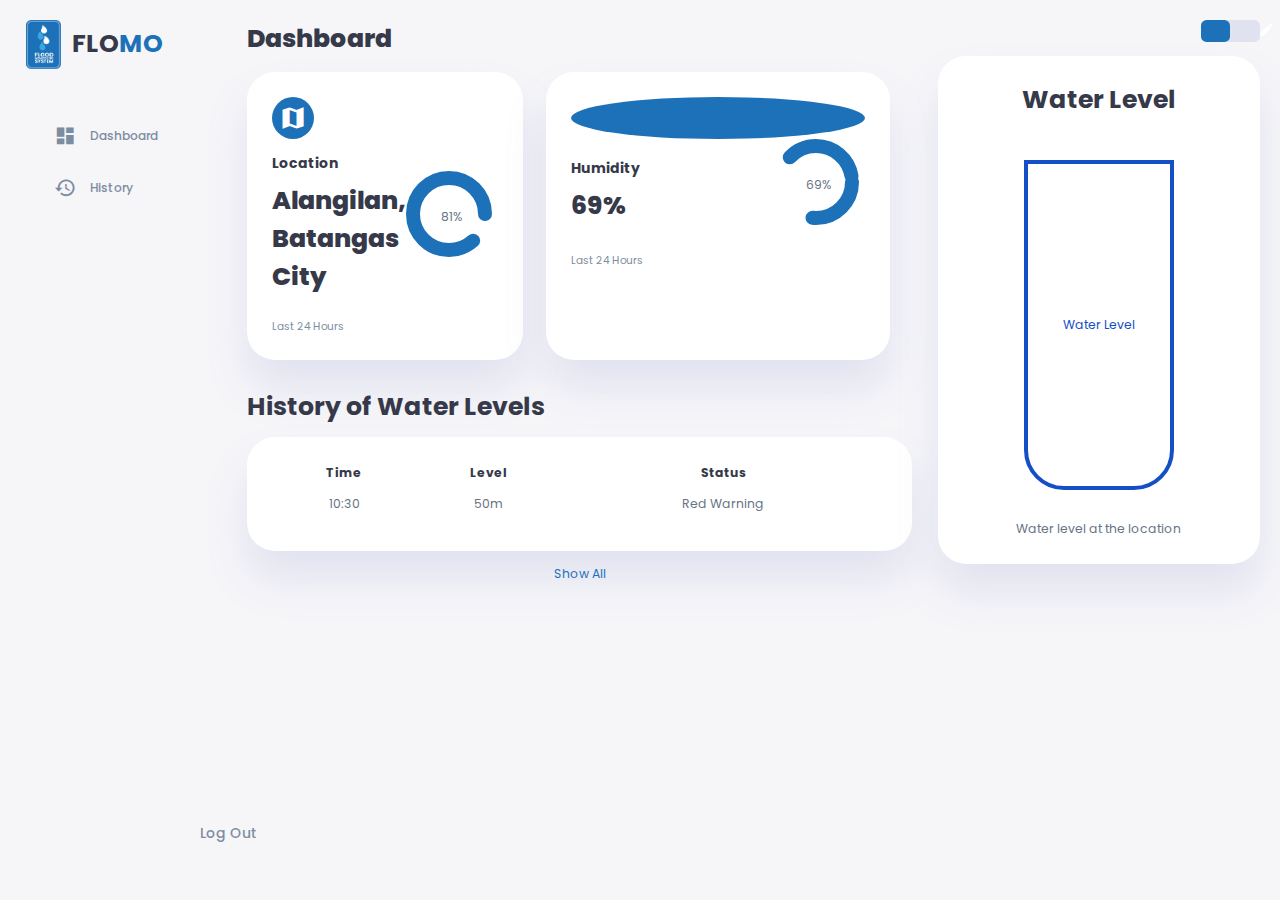
<file: WEB UI/index.html>
<!DOCTYPE html>
<html lang="en">
<head>
    <meta charset="UTF-8">
    <meta http-equiv="X-UA-Compatible" content="IE=edge">
    <meta name="viewport" content="width=device-width, initial-scale=1.0">
    <title>Dashboard</title>

    <link href="https://fonts.googleapis.com/icon?family=Material+Icons+Sharp"
      rel="stylesheet">
    <link rel="stylesheet" href="./style.css">
    <script>
        function logout()
        {
            window.location.href = "start.html";
        }
    </script>
</head>
<body>
    <div class="container">
        <aside>
            <div class="top">
                <div class="logo">
                    <img src="./images/logo.png" alt="">
                    <h2>FLO<span class="blue">MO</span></h2>
                </div>
                <div class="close" id="close-btn">
                    <span class="material-icons-sharp">close</span>
                </div> 
            </div>

            <div class="sidebar">
                <a href="#">
                    <span class="material-icons-sharp">dashboard</span>
                    <h3>Dashboard</h3>
                </a>
                <a href="#">
                    <span class="material-icons-sharp">history</span>
                    <h3>History</h3>
                </a>
                <a href="#">
                    
                    <span class="material-icons-sharp">logout</span>
                    <input type="button" id="h3" value="Log Out" onclick="logout()"></button>
                </a>
            </div>
        </aside>
        <!---END OF ASIDE--->
        <main>
           <h1>Dashboard</h1>

           <div class="insights">
            <div class="location">
                <span class="material-icons-sharp">map</span>
                <div class="middle">
                    <div class="left">
                        <h3>Location</h3>
                        <h1>Alangilan, Batangas City</h1>
                    </div>
                    <div class="progress">
                        <svg>
                            <circle cx='38' cy='38' r='36'></circle>
                        </svg>
                        <div class="number">
                            <p>81%</p>
                        </div>
                    </div>
                </div>
                <small class="text-muted">Last 24 Hours</small>
            </div>
            <!---END OF LOCATION--->
                <div class="humidity">
                    <span class="material-icons-sharp">water_drop</span>
                    <div class="middle">
                        <div class="left">
                            <h3>Humidity</h3>
                            <h1>69%</h1>
                        </div>
                        <div class="progress">
                            <svg>
                                <circle cx='38' cy='38' r='36'></circle>
                            </svg>
                            <div class="number">
                                <p>69%</p>
                            </div>
                        </div>
                    </div>
                    <small class="text-muted">Last 24 Hours</small>
                </div>
                <!---END OF HUMIDITY--->
           </div>
           <div class="history">
            <h2>History of Water Levels</h2>
            <table>
                <thead>
                    <tr>
                        <th>Time</th>
                        <th>Level</th>
                        <th>Status</th>
                        <th></th>
                    </tr>
                </thead>
                <tbody>
                    <tr>
                        <td>10:30</td>
                        <td>50m</td>
                        <td class="red-warning">Red Warning</td>
                    </tr>
                </tbody>
            </table>
            <a href="#">Show All</a>
           </div>
        </main>
        <!---END OF MAIN--->

        <div class="right">
            <div class="top">
                <button id="menu-btn">
                    <span class="material-icons-sharp">menu</span>
                </button>
                <div class="theme-toggler">
                    <span class="material-icons-sharp active">light_mode</span>
                    <span class="material-icons-sharp">dark_mode</span>
                </div>
            </div>
            <!---END OF TOP--->
            <div class="monitor">
                <h2>Water Level</h2>
                <div class="cup" id="cup">
                    <div class="waterlevel">
                        <span id="WL">Water Level</span>
                    </div>
                    <div class="centimeters" id="centi">
                    
                    </div>
                </div>
                <p class="text" id="text">Water level at the location</p>
            
                <script src="WatLev.js"></script>
                <script type="text/javascript" src="WatLev.js"></script>
            </div>
        </div>
    </div>


    <script src="./index.js"></script>
</body>
</html>
</file>
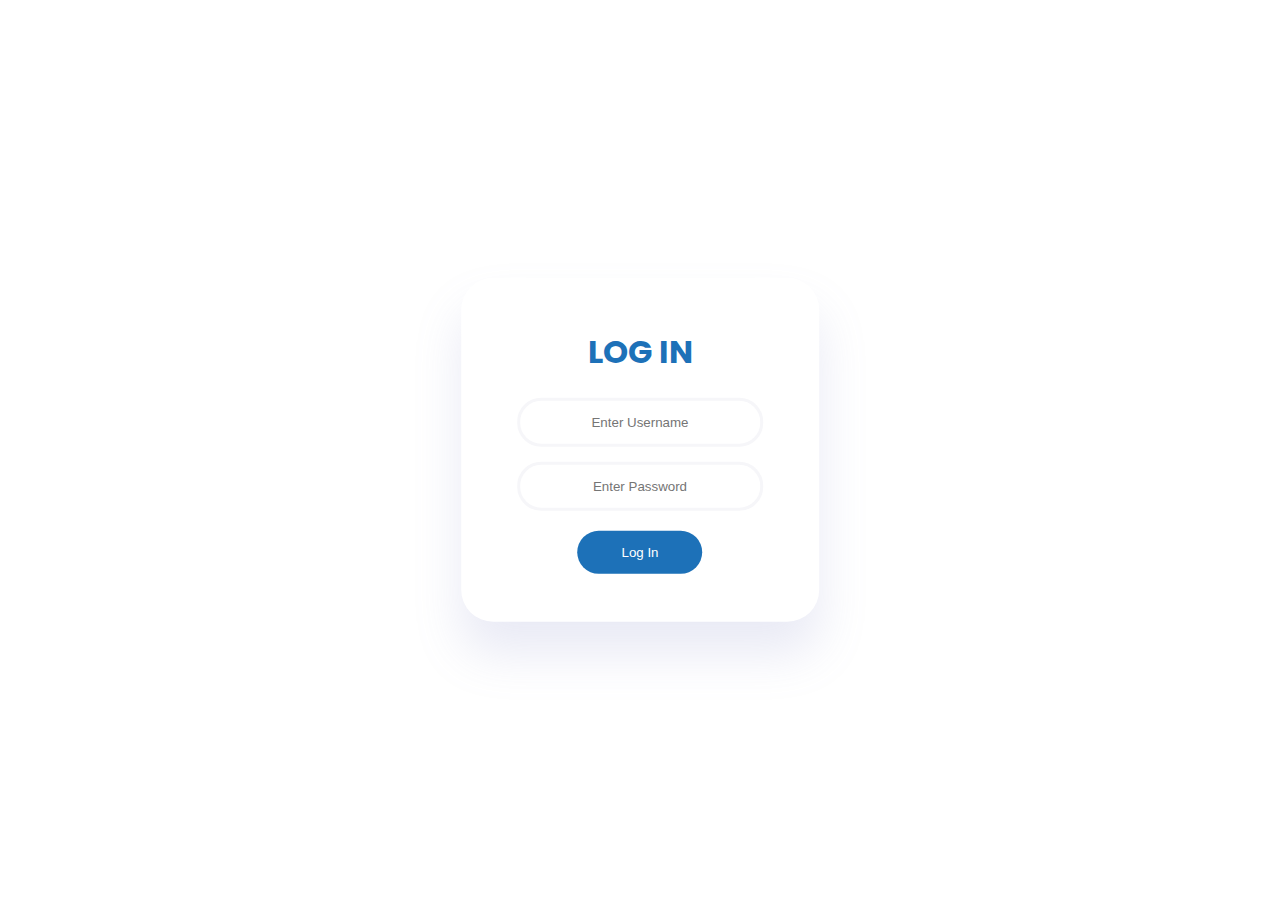
<file: WEB UI/start.html>
<!DOCTYPE html>
<html lang="en">
<head>
    <meta charset="UTF-8">
    <meta http-equiv="X-UA-Compatible" content="IE=edge">
    <meta name="viewport" content="width=device-width, initial-scale=1.0">
    <title>Login Form</title>
    <link rel="stylesheet" href="./start.css">
    <script>
        function auth()
        {
            var username=document.forms["login"]["Username"].value;
            var password=document.forms["login"]["Password"].value;
            if (username=="admin"&& password== "Admin123!")
            {
                window.location.href = "index.html";
            }
            else{
                alert("Invalid Credentials, Please try again.");
                return;
            }
        }
    </script>
</head>
<body>

<form name="login" class="box" method="POST">
    <h1>Log In</h1>
    <input type="text" name="Username" placeholder="Enter Username" id="username">
    <input type="password" name="Password" placeholder="Enter Password" id="password">
    <input type="button"  value="Log In" onclick="auth()">
</form>
</body>
</html>
</file>
<file: WEB UI/style.css>
@import url('https://fonts.googleapis.com/css2?family=Poppins:wght@300;400;500;600;700;800&display=swap');

:root {
--border-color: #144fc6;
--fill-color: #6ab3f8;


--color-primary: #1d71b8;
--color-danger: #ff7782;
--color-success: #41f1b6;
--color-warning: #ffbb55;
--color-white: #fff;
--color-info-dark: #7d8da1;
--color-info-lihgt: #dce1eb;
--color-dark: #363949;
--color-light: rgba(132, 139, 200, 0.18);
--color-primary-variant: #677483;
--color-dark-variant: #677483;
--color-background: #f6f6f9;

--card-border-radius: 2rem;
--border-radius-1: 0.4rem;
--border-radius-2: 0.8rem;
--border-radius-3: 1.2rem;

--card-padding: 1.8rem;
--padding-1: 1.2rem;

--box-shadow: 0 2rem 3rem var(--color-light);

}

.dark-theme-variables{
    --color-background: #181a1e;
    --color-white: #202528;
    --color-dark: #edeffd;
    --color-dark-variant: #edeffd;
    --color-light: rgba(0, 0, 0, 0.4);
    --box-shadow: 0 2rem 3rem var(--color-light);
}

aside .sidebar input [type="button"] {
    color: white;
}



*{
    background: none;
    font-family: poppins;
    margin: 0;
    padding: 0;
    outline: 0;
    appearance: none;
    border: 0;
    text-decoration: none;
    list-style: none;
    box-sizing: border-box;
}

html{
    font-size: 14px;
}

body {
    width: 100vw;
    height: 100vh;
    font-family: poppins, sans-serif;
    font-size: 0.88rem;
    background: var(--color-background);
    user-select: none;
    overflow-x: hidden;
    color: var(--color-dark);
}

.container{
    display: grid;
    width: 96%;
    margin: 0 auto;
    gap: 1.8rem;
    grid-template-columns: 14rem auto 23rem;

}

a{
    color: var(--color-dark);
}

img{
    display: block;
    width: 100%;
}

h1{
    font-weight: 800;
    font-size: 1.8rem;
}

h2{
    font-size: 1.8rem;
    margin: auto;   
    
}

h3{
    font-size: 0.87rem;
}

#h3{
    font-size: 0.87rem;
    font-weight: 500;
    margin: 1rem 0 0.6rem;
    font-size: 1rem;
    display: flex;
    color: var(--color-info-dark);
    gap: 1rem;
    align-items: center;
    position: relative;
    height: 3.7rem;
    transition: all 300ms ease;
}

#h3:hover{
    cursor: pointer;
}
h4{
    font-size: 0.8rem;
}

h5{
    font-size: 0.77rem;
}

small{
    font-size: 0.75rem;
}

.profile-photo{
    width: 2.8rem;
    height: 2.8rem;
    border-radius: 50%;
    overflow: hidden;
}

.text-muted{
    color: var(--color-info-dark);
}

p{
    color: var(--color-dark-variant);
}

b{
    color: var(--color-dark);
}

.primary{
    color: var(--color-primary);
}

.danger{
    color: var(--color-danger);
}

.blue{
    color: #1d71b8;
}

.success{
    color: var(--color-success);
}

.warning{
    color: var(--color-warning);
}

aside{
    height: 100vh;
}

aside .top{

    display: flex;
    align-items: center;
    justify-content: space-between;
    margin-top: 1.4rem;
}

aside .logo{
    display: flex;
    gap: 0.8rem;
}

aside .logo img{
    width: 2.5rem;
    height: 3.5rem;
}

aside .close{
    display: none;
}

/*SIDE BAR*/

aside .sidebar{
    display: flex;
    flex-direction: column;
    height: 86vh;
    position: relative;
    top: 3rem;
}

aside h3{
    font-weight: 500;
}

aside .sidebar a{
    display: flex;
    color: var(--color-info-dark);
    margin-left: 2rem;
    gap: 1rem;
    align-items: center;
    position: relative;
    height: 3.7rem;
    transition: all 300ms ease;
}

aside .sidebar a span{
    font-size: 1.6rem;
    transition: all 300ms ease;
}

aside .sidebar a:last-child{
    position: absolute;
    bottom: 2rem;
    width: 100%;
}


aside .sidebar input [type="button"]:hover{
    cursor: pointer;
}

aside .sidebar a.active {
    background: var(--color-light);
    color: var(--color-primary);
    margin-left: 0
}

aside .sidebar a.active:before{
    content: '';
    width: 6px;
    height: 100%;
    background: var(--color-primary);
}

aside .sidebar a.active span{
    color: var(--color-primary);
    margin-left: calc(1rem - 3px);
}

aside .sidebar a:hover{
    color: var(--color-primary);
}

aside .sidebar a:hover span{
    margin-left: 1rem;
}

/*MAIN*/

main{
    margin-top: 1.4rem;

}

main .insights{
    display: grid;
    grid-template-columns: repeat(3, 1fr);
    gap: 1.6rem;
}

main .insights > div{
    background:  var(--color-white);
    padding: var(--card-padding);
    border-radius: var(--card-border-radius);
    margin-top: 1rem;
    box-shadow: var(--box-shadow);
    transition: all 300ms ease;
}

main .insights > div:hover{
    box-shadow: none;
}

main .insights > div span{
    background: var(--color-primary);
    padding: 0.5rem;
    border-radius: 50%;
    color: var(--color-white);
    font-size: 2rem;
}

main .insights > div.humidity span{
    background: var(--color-primary);
}

main .insights > div .middle{
    display: flex;
    align-items:  center;
    justify-content: space-between;
}

main .insights h3{
    margin: 1rem 0 0.6rem;
    font-size: 1rem;
}

main .insights .progress{
    position: relative;
    width: 92px;
    height: 92px;
    border-radius: 50%;
}

main .insights svg{
    width: 7rem;
    height: 7rem;
}

main .insights svg circle {
    fill: none;
    stroke: var(--color-primary);
    stroke-width: 14;
    stroke-linecap: round;
    transform: translate(5px, 5px);
    stroke-dasharray: 110;
    stroke-dashoffset: 92;
}

main .insights .location svg circle{
    stroke-dashoffset: -30;
    stroke-dasharray: 200;
}

main .insights .humidity svg circle{
    stroke-dashoffset: 20;
    stroke-dasharray: 80;
}

main .insights .progress .number{
    position: absolute;
    top: 0;
    left: 0;
    height: 100%;
    width: 100%;
    display: flex;
    justify-content: center;
    align-items: center;
}

main .insights small{
    margin-top: 1.6rem;
    display: block;
}

/*HISTORY*/

main .history{
    margin-top: 2rem;
}

main .history h2{
    margin-bottom: 0.8rem;
}

main .history table{
    background: var(--color-white);
    width: 100%;
    border-radius: var(--card-border-radius);
    padding: var(--card-padding);
    text-align: center;
    box-shadow: var(--box-shadow);
    transition: all 300ms ease;
}

main .history table:hover{
    box-shadow: none;
}

main table tbody td{
    height: 2.8rem;
    border-bottom: 1px solid var(--color-light);
    color: var(--color-dark-variant);
}

main table tbody tr:last-child td{
    border: none;
}

main .history a{
    text-align: center;
    display: block;
    margin: 1rem auto;
    color: var(--color-primary);
}

/*RIGHT*/

.right{
    margin-top: 1.4rem;
}

.right .top{
    display: flex;
    justify-content: end;
    gap: 2rem;
}

.right .top button{
    display: none;
}

.right .theme-toggler{
    background: var(--color-light);
    display: flex;
    justify-content: space-between;
    align-items: center;
    height: 1.6rem;
    width: 4.2rem;
    cursor: pointer;
    border-radius:  var(--border-radius-1);
}

.right .theme-toggler span{
    font-size: 1.2rem;
    width: 50%;
    height: 100%;
    display: flex;
    align-items: center;
    justify-content: center;
}

.right .theme-toggler span.active{
    background: var(--color-primary);
    color: white;
    border-radius: var(--border-radius-1);
}

.right .monitor{
    margin-top: 1rem;
    background:  var(--color-white);
    padding: var(--card-padding);
    border-radius: var(--card-border-radius);
    box-shadow: var(--box-shadow);
    transition: all 300ms ease;
}

.right .monitor:hover{
    box-shadow: none;
}

.right .monitor h2{
    margin-bottom: 0.8rem;
}


/*FLOOD MONITORING*/
.monitor{
    background-color: var(--color-info-lihgt);
    display: flex;
    flex-direction: column;
    align-items: center;
    margin-bottom: 40px;
}
.cup {
    background-color: #fff;
    border: 4px solid var(--border-color);
    color: var(--border-color);
    border-radius: 0 0 40px 40px;
    height: 330px;
    width: 150px;
    margin: 30px 0;
    overflow: hidden;
    display: flex;
    flex-direction: column;
    
}

.waterlevel {
    display: flex;
    flex-direction: column;
    align-items: center;
    justify-content: center;
    text-align: center;
    flex: 1;
    transition: 0.3s ease;

}
.centimeters {
    background-color:var(--fill-color) ;
    display: flex;
    font-size: 30px;
    font-weight: bold;
    align-items: center;
    justify-content: center;
    height: 0;
    vertical-align: bottom;
    transition: 1s ease;
}


/*MEDIA QUERIES*/

@media screen and (max-width: 1200px){
    .container{
        width: 94%;
        grid-template-columns: 7rem auto 23rem;
    }

    aside .logo h2{
        display: none;
    }

    aside .sidebar h3{
        display: none;
    }

    aside .sidebar a{
        width: 5.6rem;
    }

    aside .sidebar a:last-child{
        position: absolute;
        bottom: 2rem;
        width: 100%;
    }

    main .insights{
        grid-template-columns: 1fr;
        gap: 0;
    }

    main .history{
        width: 94%;
        position: absolute;
        left: 50%;
        transform: translateX(-50%);
        margin: 2rem 0 0 8.8rem;
    }

    main .history table{
        width: 83vw;
    }

    main table thead tr th:last-child, 
    main table thead tr th:first-child{
        display: none;
    }

    main table tbody tr td:last-child, 
    main table tbody tr td:first-child{
        display: none;
    }
}
</file>
<file: WEB UI/start.css>
@import url('https://fonts.googleapis.com/css2?family=Poppins:wght@300;400;500;600;700;800&display=swap');

:root {
    --color-primary: #1d71b8;
    --color-danger: #ff7782;
    --color-success: #41f1b6;
    --color-warning: #ffbb55;
    --color-white: #fff;
    --color-info-dark: #7d8da1;
    --color-info-lihgt: #dce1eb;
    --color-dark: #363949;
    --color-light: rgba(132, 139, 200, 0.18);
    --color-primary-variant: #677483;
    --color-dark-variant: #677483;
    --color-background: #f6f6f9;
    
    --card-border-radius: 2rem;
    --border-radius-1: 0.4rem;
    --border-radius-2: 0.8rem;
    --border-radius-3: 1.2rem;
    
    --card-padding: 1.8rem;
    --padding-1: 1.2rem;
    
    --box-shadow: 0 2rem 3rem var(--color-light);
    
    }
    
    .dark-theme-variables{
        --color-background: #181a1e;
        --color-white: #202528;
        --color-dark: #edeffd;
        --color-dark-variant: #edeffd;
        --color-light: rgba(0, 0, 0, 0.4);
        --box-shadow: 0 2rem 3rem var(--color-light)
    }


body{
    margin: 0;
    padding: 0;
    font-family: poppins;
    
}

.h1{
    position: absolute;
}

.box{
    width: 300px;
    padding: var(--card-padding);
    border-radius: var(--card-border-radius);
    position: absolute;
    top: 50%;
    left: 50%;
    transform: translate(-50%, -50%);
    background: var(--color-white);
    text-align: center;
    box-shadow: var(--box-shadow);
    transition: all 300ms ease;
}

.box:hover{
    box-shadow: none;
}

.box h1{
    color: var(--color-primary);
    text-transform: uppercase;
    font-weight: 700;
}

.box input[type="text"],
.box input[type="password"]{
    border: 0;
    background: none;
    display: block;
    margin: 15px auto;
    text-align: center;
    border: 3px solid var(--color-background);
    border-radius: var(--card-border-radius);
    padding: 14px 10px;
    width: 220px;
    outline: none;
    color: var(--color-dark);
    border-radius: 24px;
    transition: all 300ms ease;
}

.box input[type="text"]:focus,
.box input[type="password"]:focus{

    width: 270px;
    border-color: var(--color-primary);
}

.box input[type="button"]{
    border: 0;
    background: none;
    display: block;
    margin: 20px auto;
    text-align: center;
    background: var(--color-primary);
    border-radius: var(--card-border-radius);
    padding: 14px 10px;
    width: 125px;
    outline: none;
    color: var(--color-white);
    border-radius: 24px;
    transition: all 300ms ease;
}

.box input[type="button"]:hover{
    cursor: pointer;
}
</file>
